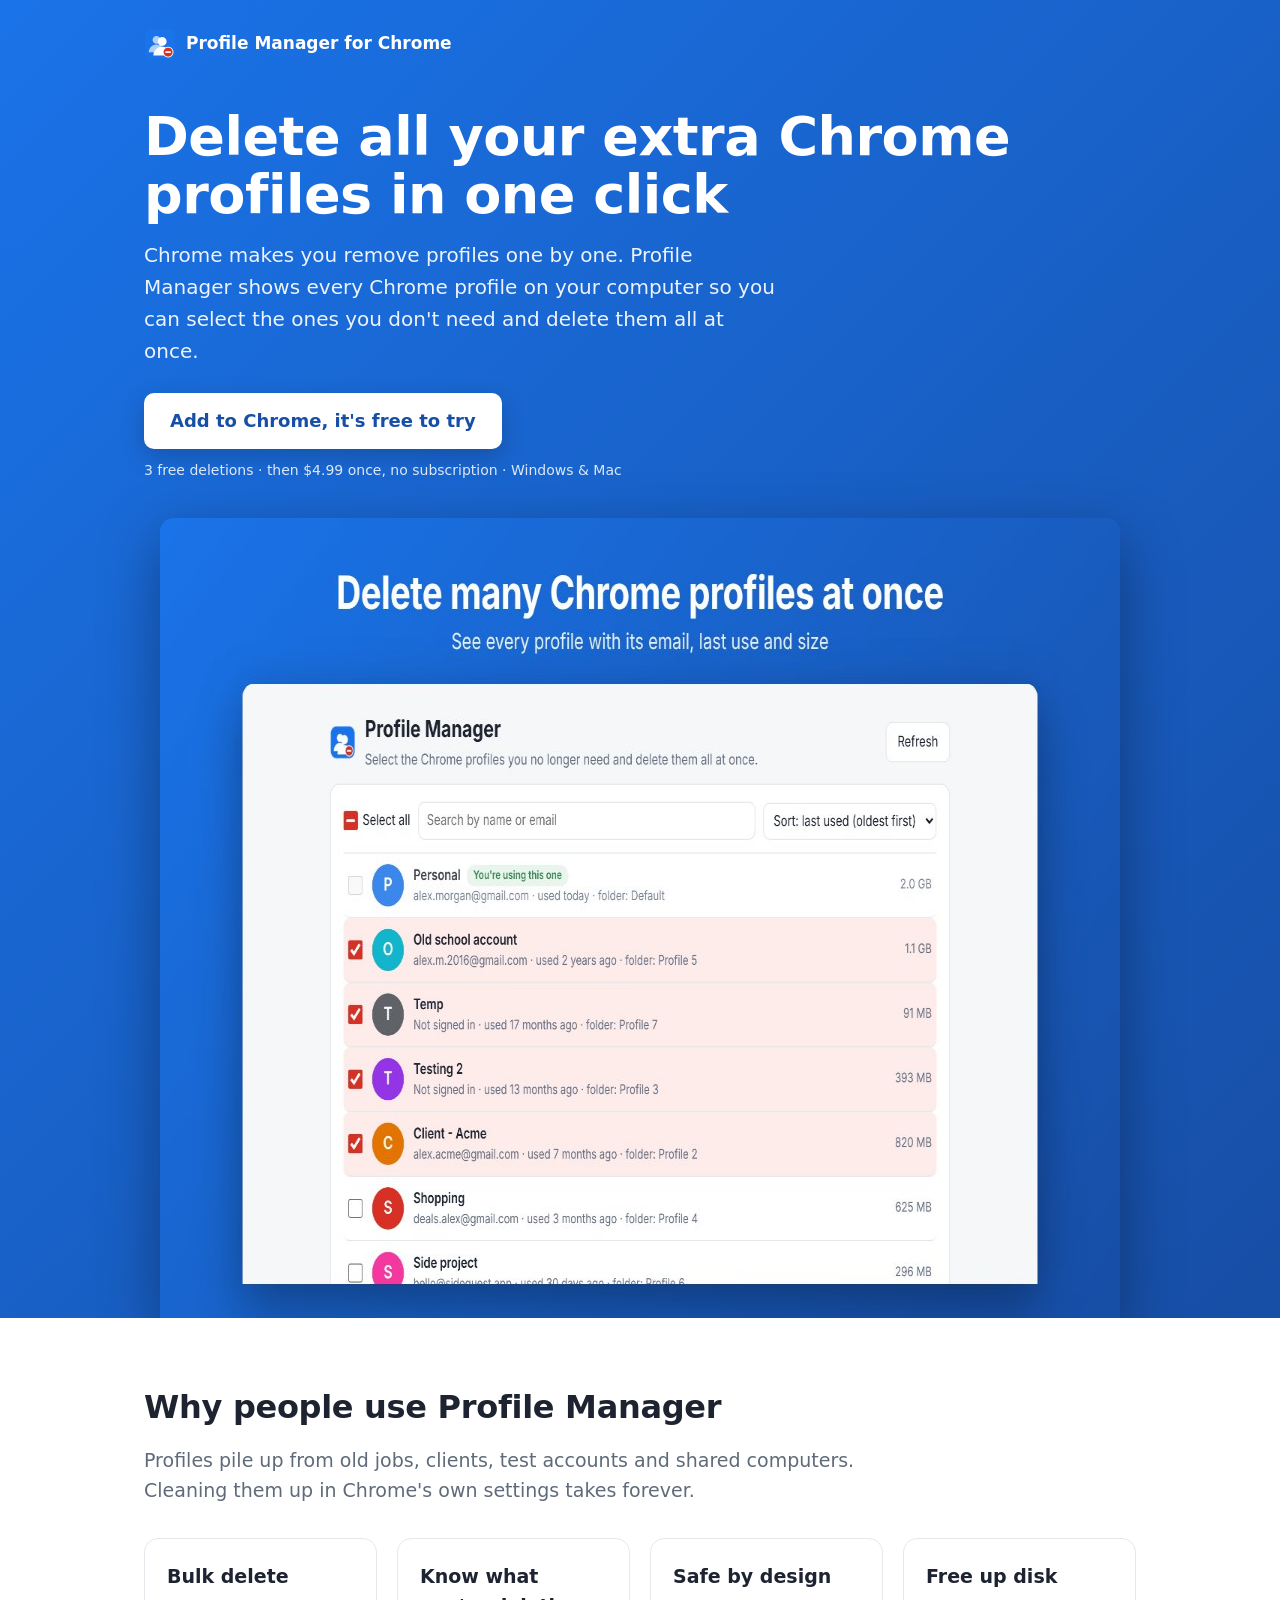
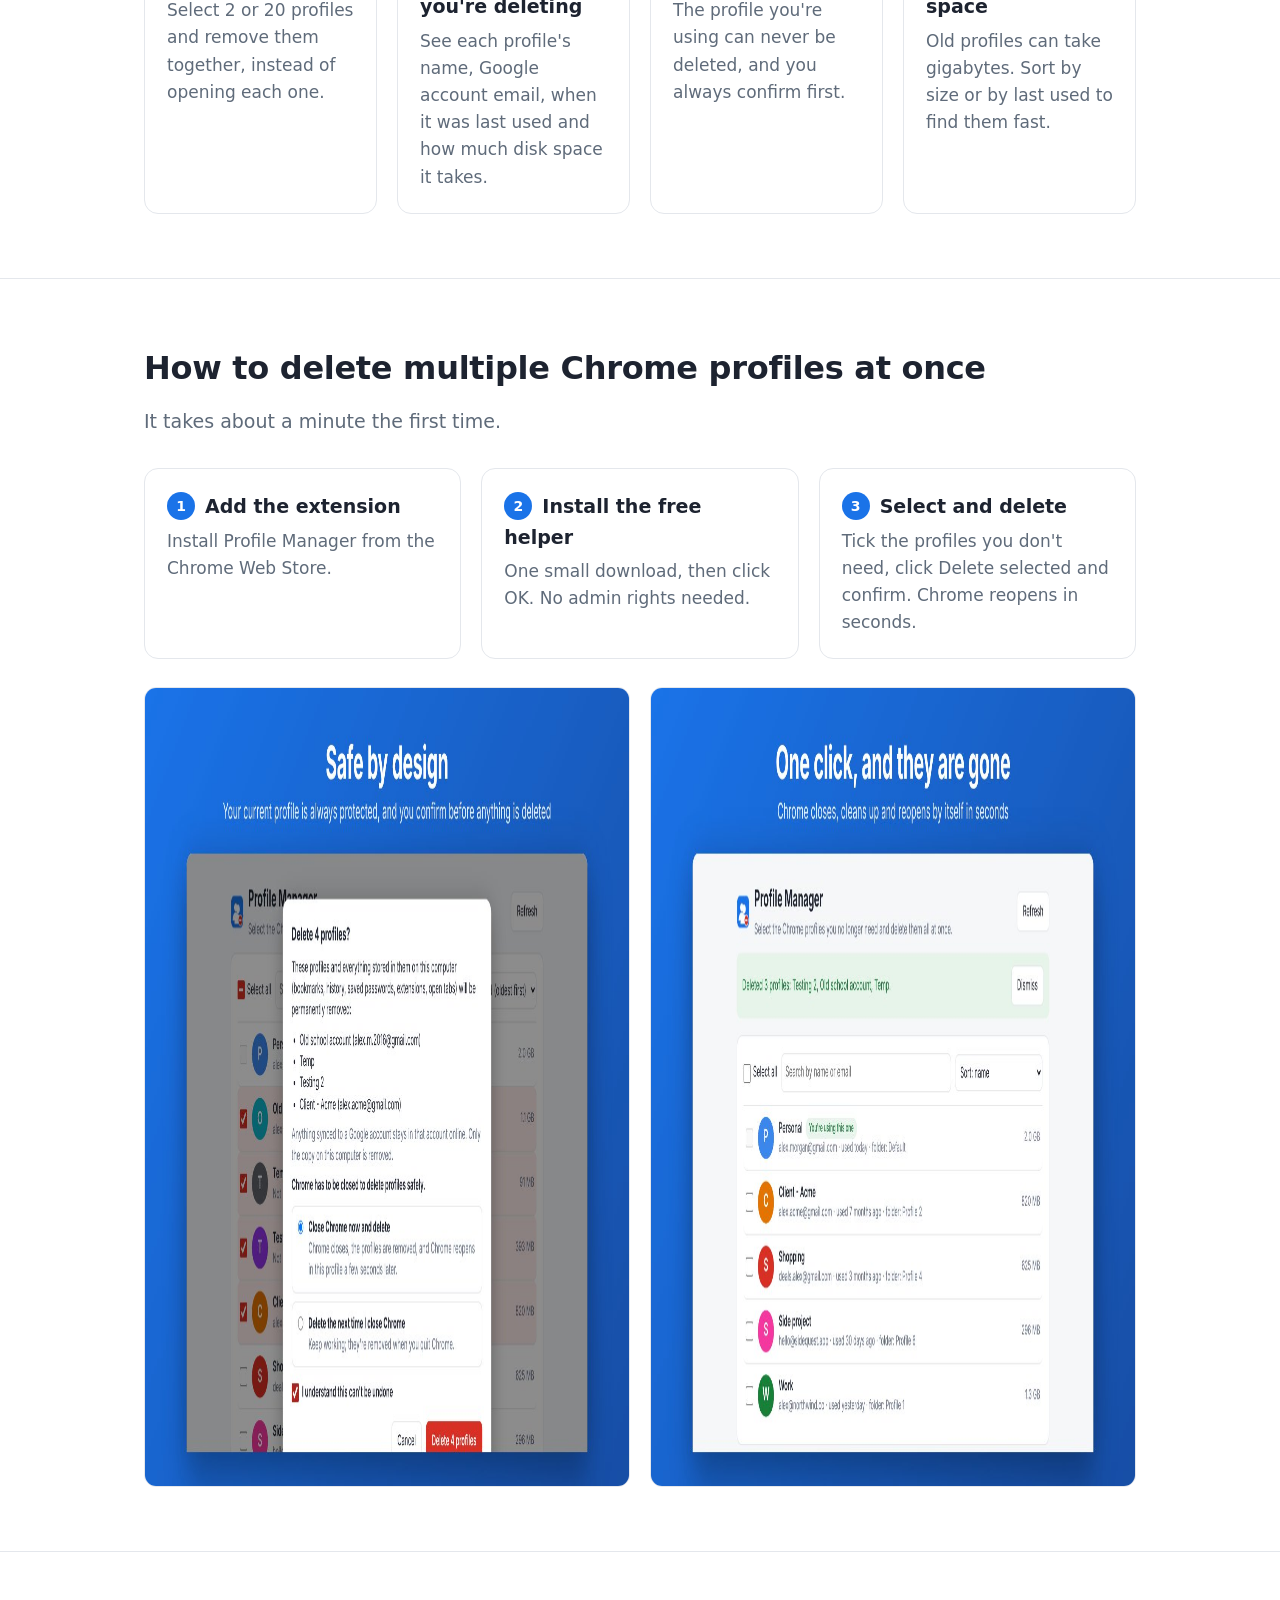
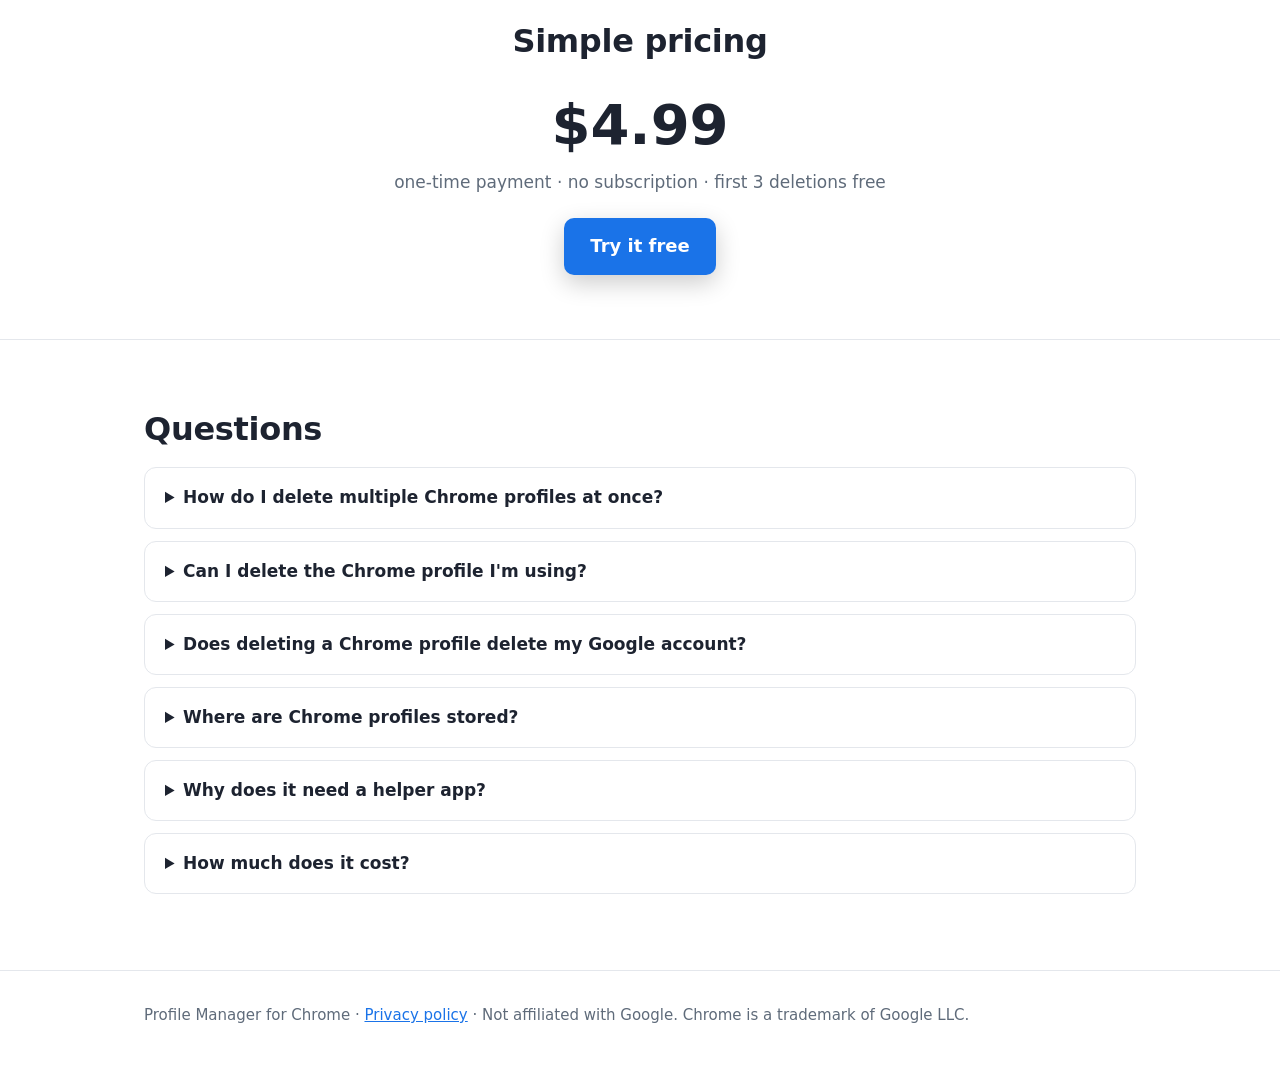
<file: docs/index.html>
<!DOCTYPE html>
<html lang="en">
<head>
  <meta charset="utf-8">
  <meta name="viewport" content="width=device-width, initial-scale=1">
  <title>Bulk Delete Chrome Profiles at Once | Profile Manager for Chrome</title>
  <meta name="description" content="Delete multiple Google Chrome profiles at once instead of one by one. Profile Manager lists every Chrome profile with its email, last use and size so you can clean up in one click. Windows and Mac.">
  <link rel="canonical" href="https://thisismasdouk.github.io/chrome-profile-manager/">
  <link rel="icon" href="img/icon.png">
  <meta property="og:type" content="website">
  <meta property="og:title" content="Bulk delete Chrome profiles in one click">
  <meta property="og:description" content="See every Chrome profile, select the ones you don't need, and delete them all at once.">
  <meta property="og:url" content="https://thisismasdouk.github.io/chrome-profile-manager/">
  <meta property="og:image" content="https://thisismasdouk.github.io/chrome-profile-manager/img/og.jpg">
  <meta name="twitter:card" content="summary_large_image">
  <script type="application/ld+json">
  {
    "@context": "https://schema.org",
    "@type": "SoftwareApplication",
    "name": "Profile Manager: Bulk Delete Chrome Profiles",
    "applicationCategory": "BrowserApplication",
    "operatingSystem": "Windows, macOS, Linux",
    "description": "A Chrome extension that lists all your Chrome profiles and deletes many of them at once.",
    "offers": { "@type": "Offer", "price": "4.99", "priceCurrency": "USD", "description": "3 free deletions, then a one-time $4.99 unlock" },
    "image": "https://thisismasdouk.github.io/chrome-profile-manager/img/icon.png"
  }
  </script>
  <script type="application/ld+json">
  {
    "@context": "https://schema.org",
    "@type": "FAQPage",
    "mainEntity": [
      { "@type": "Question", "name": "How do I delete multiple Chrome profiles at once?",
        "acceptedAnswer": { "@type": "Answer", "text": "Chrome only lets you remove profiles one at a time. With the Profile Manager extension, open its page, tick every profile you want to remove, click Delete selected and confirm. Chrome closes, the profiles are removed, and Chrome reopens." } },
      { "@type": "Question", "name": "Can I delete the Chrome profile I'm using?",
        "acceptedAnswer": { "@type": "Answer", "text": "No. Profile Manager always protects the profile you are currently using so you can't delete it by accident." } },
      { "@type": "Question", "name": "Does deleting a Chrome profile delete my Google account?",
        "acceptedAnswer": { "@type": "Answer", "text": "No. Only the copy stored on your computer is removed. Bookmarks, passwords and history that were synced to your Google account stay in that account." } },
      { "@type": "Question", "name": "Where are Chrome profiles stored?",
        "acceptedAnswer": { "@type": "Answer", "text": "On Windows in %LOCALAPPDATA%\\Google\\Chrome\\User Data, and on Mac in ~/Library/Application Support/Google/Chrome. Each profile is a folder such as Default, Profile 1 or Profile 2. Profile Manager shows which folder belongs to which profile." } },
      { "@type": "Question", "name": "Why does Profile Manager need a helper app?",
        "acceptedAnswer": { "@type": "Answer", "text": "Chrome extensions are not allowed to delete files on your computer. A small free helper app does the deleting when you ask it to. It runs only on your computer and never uploads anything." } },
      { "@type": "Question", "name": "How much does it cost?",
        "acceptedAnswer": { "@type": "Answer", "text": "You can delete up to 3 profiles for free. Unlimited bulk deleting is a one-time payment of $4.99, with no subscription." } }
    ]
  }
  </script>
  <style>
    :root { --accent:#1a73e8; --text:#1d2330; --muted:#5f6b7a; --line:#e4e7ec; }
    * { box-sizing: border-box; }
    body { margin:0; font:17px/1.6 system-ui,-apple-system,"Segoe UI",Roboto,sans-serif; color:var(--text); }
    a { color:var(--accent); }
    .wrap { max-width:1040px; margin:0 auto; padding:0 24px; }
    header.hero { background:linear-gradient(135deg,#1a73e8,#174ea6); color:#fff; padding:28px 0 0; overflow:hidden; }
    nav { display:flex; align-items:center; gap:10px; font-weight:700; }
    nav img { width:32px; height:32px; border-radius:8px; }
    .hero h1 { font-size:clamp(34px,5vw,54px); line-height:1.08; margin:48px 0 14px; letter-spacing:-.5px; }
    .hero p.sub { font-size:20px; opacity:.92; max-width:640px; margin:0 0 26px; }
    .cta { display:inline-block; background:#fff; color:#174ea6; font-weight:700; text-decoration:none; padding:14px 26px; border-radius:10px; font-size:18px; box-shadow:0 8px 24px rgba(0,0,0,.2); }
    .cta.dark { background:var(--accent); color:#fff; }
    .note { font-size:14px; opacity:.85; margin:10px 0 36px; }
    .hero .shot { display:block; width:100%; max-width:960px; margin:0 auto; border-radius:14px 14px 0 0; box-shadow:0 20px 60px rgba(0,0,0,.35); }
    section { padding:64px 0; border-bottom:1px solid var(--line); }
    h2 { font-size:32px; margin:0 0 12px; letter-spacing:-.3px; }
    .lead { color:var(--muted); font-size:19px; max-width:720px; margin:0 0 32px; }
    .grid { display:grid; grid-template-columns:repeat(auto-fit,minmax(230px,1fr)); gap:20px; }
    .card { border:1px solid var(--line); border-radius:14px; padding:22px; }
    .card h3 { margin:0 0 6px; font-size:19px; }
    .card p { margin:0; color:var(--muted); }
    .steps { counter-reset:s; }
    .steps .card h3::before { counter-increment:s; content:counter(s); display:inline-grid; place-items:center; width:28px; height:28px; border-radius:50%; background:var(--accent); color:#fff; font-size:14px; margin-right:10px; vertical-align:2px; }
    .gallery img { width:100%; border-radius:12px; border:1px solid var(--line); }
    .price { text-align:center; }
    .price .amount { font-size:56px; font-weight:800; margin:8px 0 0; }
    .price .per { color:var(--muted); margin:0 0 22px; }
    details { border:1px solid var(--line); border-radius:12px; padding:16px 20px; margin-bottom:12px; }
    summary { font-weight:700; cursor:pointer; }
    footer { padding:32px 0 48px; color:var(--muted); font-size:15px; }
  </style>
</head>
<body>
  <header class="hero">
    <div class="wrap">
      <nav><img src="img/icon.png" alt="" width="32" height="32"> Profile Manager for Chrome</nav>
      <h1>Delete all your extra Chrome profiles in one click</h1>
      <p class="sub">Chrome makes you remove profiles one by one. Profile Manager shows every Chrome profile on your computer so you can select the ones you don't need and delete them all at once.</p>
      <a class="cta store-link" href="#">Add to Chrome, it's free to try</a>
      <p class="note">3 free deletions · then $4.99 once, no subscription · Windows &amp; Mac</p>
      <img class="shot" src="img/screenshot-1-bulk-delete.jpg" alt="Profile Manager listing Chrome profiles with checkboxes, emails, last used dates and sizes, with four profiles selected for deletion" width="1280" height="800">
    </div>
  </header>

  <main>
    <section>
      <div class="wrap">
        <h2>Why people use Profile Manager</h2>
        <p class="lead">Profiles pile up from old jobs, clients, test accounts and shared computers. Cleaning them up in Chrome's own settings takes forever.</p>
        <div class="grid">
          <div class="card"><h3>Bulk delete</h3><p>Select 2 or 20 profiles and remove them together, instead of opening each one.</p></div>
          <div class="card"><h3>Know what you're deleting</h3><p>See each profile's name, Google account email, when it was last used and how much disk space it takes.</p></div>
          <div class="card"><h3>Safe by design</h3><p>The profile you're using can never be deleted, and you always confirm first.</p></div>
          <div class="card"><h3>Free up disk space</h3><p>Old profiles can take gigabytes. Sort by size or by last used to find them fast.</p></div>
        </div>
      </div>
    </section>

    <section>
      <div class="wrap">
        <h2>How to delete multiple Chrome profiles at once</h2>
        <p class="lead">It takes about a minute the first time.</p>
        <div class="grid steps">
          <div class="card"><h3>Add the extension</h3><p>Install Profile Manager from the Chrome Web Store.</p></div>
          <div class="card"><h3>Install the free helper</h3><p>One small download, then click OK. No admin rights needed.</p></div>
          <div class="card"><h3>Select and delete</h3><p>Tick the profiles you don't need, click Delete selected and confirm. Chrome reopens in seconds.</p></div>
        </div>
        <div class="grid gallery" style="margin-top:28px">
          <img src="img/screenshot-2-safe.jpg" alt="Confirmation dialog listing the Chrome profiles that will be deleted" loading="lazy" width="1280" height="800">
          <img src="img/screenshot-3-done.jpg" alt="Success message after deleting three Chrome profiles" loading="lazy" width="1280" height="800">
        </div>
      </div>
    </section>

    <section class="price">
      <div class="wrap">
        <h2>Simple pricing</h2>
        <p class="amount">$4.99</p>
        <p class="per">one-time payment · no subscription · first 3 deletions free</p>
        <a class="cta dark store-link" href="#">Try it free</a>
      </div>
    </section>

    <section>
      <div class="wrap">
        <h2>Questions</h2>
        <details><summary>How do I delete multiple Chrome profiles at once?</summary><p>Chrome only lets you remove profiles one at a time. With Profile Manager, open its page, tick every profile you want to remove, click <b>Delete selected</b> and confirm. Chrome closes, the profiles are removed, and Chrome reopens.</p></details>
        <details><summary>Can I delete the Chrome profile I'm using?</summary><p>No. Profile Manager always protects the profile you're currently using so you can't delete it by accident.</p></details>
        <details><summary>Does deleting a Chrome profile delete my Google account?</summary><p>No. Only the copy on your computer is removed. Anything synced to your Google account stays in that account.</p></details>
        <details><summary>Where are Chrome profiles stored?</summary><p>On Windows in <code>%LOCALAPPDATA%\Google\Chrome\User Data</code>, and on Mac in <code>~/Library/Application Support/Google/Chrome</code>. Each profile is a folder such as <i>Default</i>, <i>Profile 1</i> or <i>Profile 2</i>. Profile Manager shows which folder belongs to which profile.</p></details>
        <details><summary>Why does it need a helper app?</summary><p>Chrome extensions aren't allowed to delete files on your computer. A small free helper app does the deleting when you ask. It runs only on your computer and never uploads anything. <a href="privacy.html">Privacy policy</a>.</p></details>
        <details><summary>How much does it cost?</summary><p>Your first 3 profile deletions are free. After that, a one-time $4.99 unlocks unlimited bulk deleting forever. No subscription.</p></details>
      </div>
    </section>
  </main>

  <footer>
    <div class="wrap">Profile Manager for Chrome · <a href="privacy.html">Privacy policy</a> · Not affiliated with Google. Chrome is a trademark of Google LLC.</div>
  </footer>

  <script>
    // Set this to the Chrome Web Store page once the extension is published.
    const STORE_URL = "https://chromewebstore.google.com/detail/nanlppofdmogahjbobcoaojkhlceackf";
    document.querySelectorAll(".store-link").forEach((a) => {
      if (STORE_URL) a.href = STORE_URL; else a.addEventListener("click", (e) => { e.preventDefault(); alert("Coming soon to the Chrome Web Store!"); });
    });
  </script>
</body>
</html>
</file>
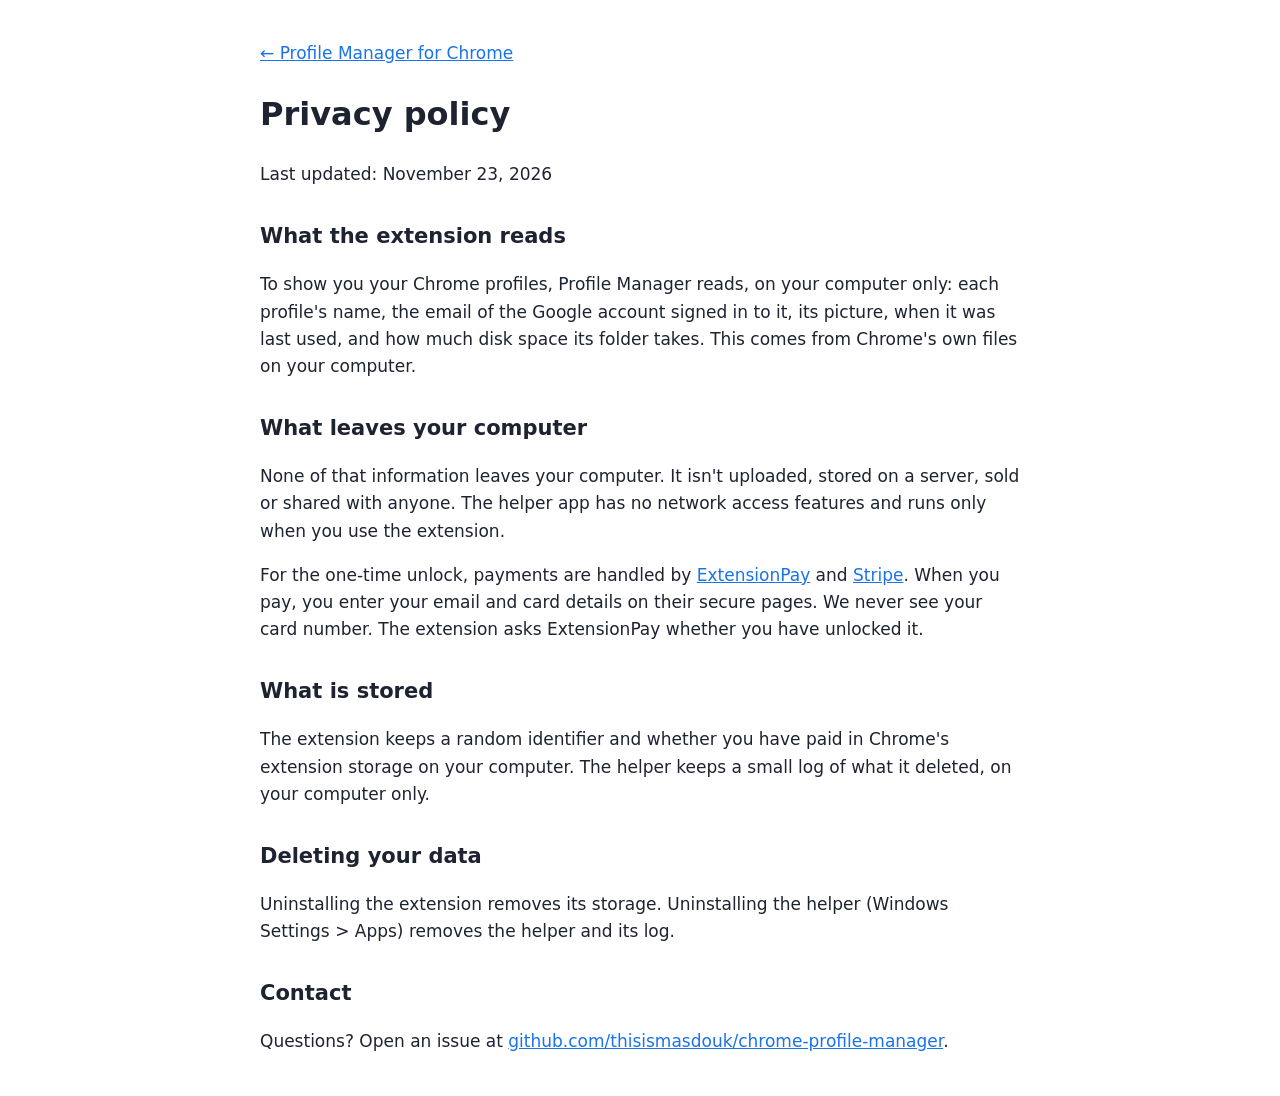
<file: docs/privacy.html>
<!DOCTYPE html>
<html lang="en"><head><meta charset="utf-8"><meta name="viewport" content="width=device-width, initial-scale=1">
<title>Privacy Policy | Profile Manager for Chrome</title>
<meta name="description" content="Privacy policy for the Profile Manager Chrome extension and its helper app.">
<link rel="icon" href="img/icon.png">
<style>body{font:17px/1.6 system-ui,-apple-system,"Segoe UI",Roboto,sans-serif;color:#1d2330;max-width:760px;margin:40px auto;padding:0 24px}h1{font-size:32px}h2{font-size:21px;margin-top:32px}a{color:#1a73e8}</style>
</head><body>
<p><a href="./">← Profile Manager for Chrome</a></p>
<h1>Privacy policy</h1>
<p>Last updated: November 23, 2026</p>
<h2>What the extension reads</h2>
<p>To show you your Chrome profiles, Profile Manager reads, on your computer only: each profile's name, the email of the Google account signed in to it, its picture, when it was last used, and how much disk space its folder takes. This comes from Chrome's own files on your computer.</p>
<h2>What leaves your computer</h2>
<p>None of that information leaves your computer. It isn't uploaded, stored on a server, sold or shared with anyone. The helper app has no network access features and runs only when you use the extension.</p>
<p>For the one-time unlock, payments are handled by <a href="https://extensionpay.com">ExtensionPay</a> and <a href="https://stripe.com">Stripe</a>. When you pay, you enter your email and card details on their secure pages. We never see your card number. The extension asks ExtensionPay whether you have unlocked it.</p>
<h2>What is stored</h2>
<p>The extension keeps a random identifier and whether you have paid in Chrome's extension storage on your computer. The helper keeps a small log of what it deleted, on your computer only.</p>
<h2>Deleting your data</h2>
<p>Uninstalling the extension removes its storage. Uninstalling the helper (Windows Settings &gt; Apps) removes the helper and its log.</p>
<h2>Contact</h2>
<p>Questions? Open an issue at <a href="https://github.com/thisismasdouk/chrome-profile-manager/issues">github.com/thisismasdouk/chrome-profile-manager</a>.</p>
</body></html>
</file>
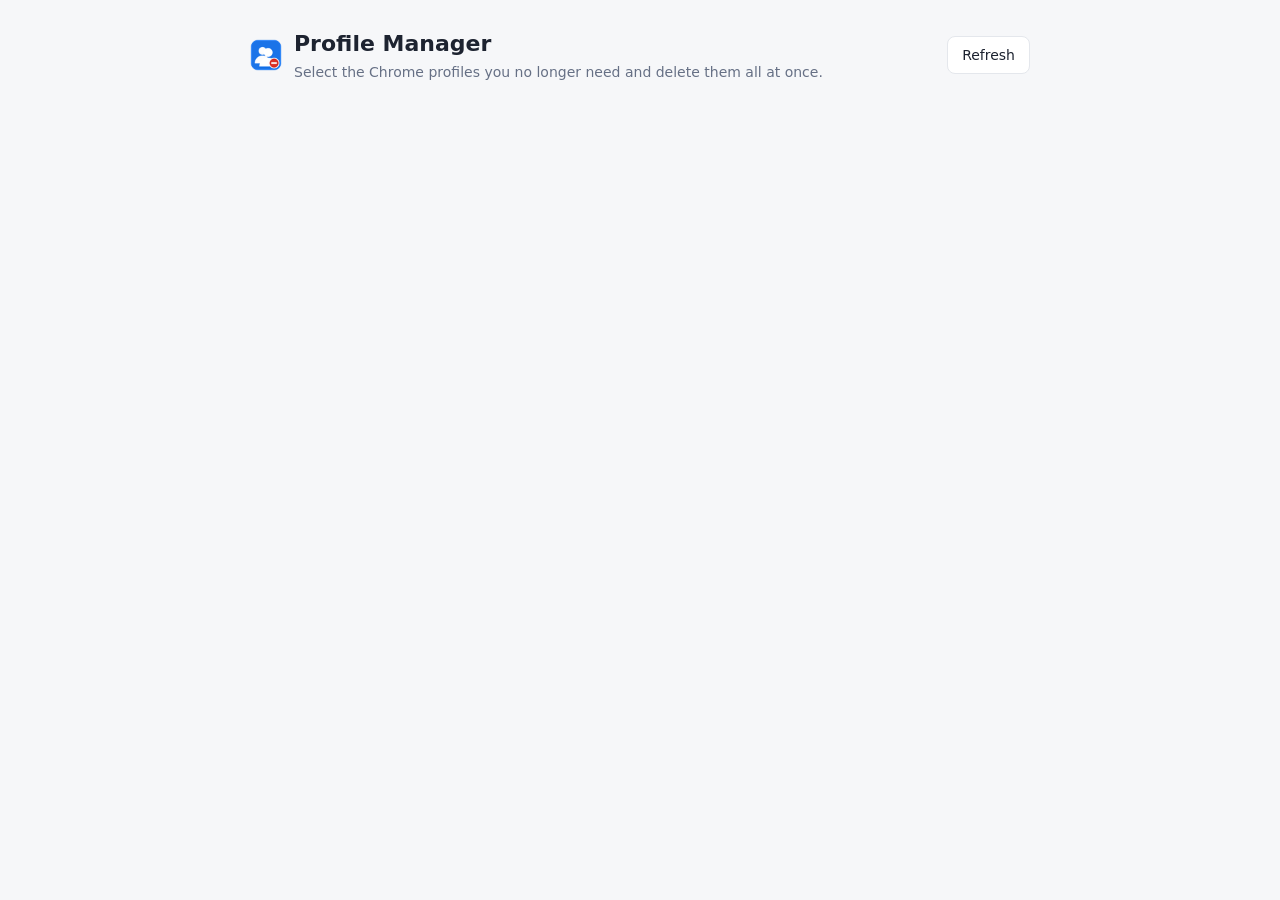
<file: extension/manager.html>
<!DOCTYPE html>
<html lang="en">
<head>
  <meta charset="utf-8">
  <title>Profile Manager</title>
  <link rel="stylesheet" href="manager.css">
</head>
<body>
  <header>
    <div class="title">
      <img src="icons/icon48.png" alt="" width="32" height="32">
      <div>
        <h1>Profile Manager</h1>
        <p class="sub">Select the Chrome profiles you no longer need and delete them all at once.</p>
      </div>
    </div>
    <div class="head-actions">
      <span id="plan" class="plan hidden"></span>
      <button id="refresh" class="ghost" title="Reload the list">Refresh</button>
    </div>
  </header>

  <main>
    <div id="banner" class="banner hidden"></div>

    <section id="setup" class="card setup hidden">
      <p class="eyebrow">Welcome to Profile Manager</p>
      <h2>Clean up all your Chrome profiles in one go</h2>
      <p class="lead">First, a one-time setup. Chrome doesn't let extensions delete files on their own, so Profile Manager uses a small helper app on your computer.</p>
      <div class="steps-grid">
        <div class="step"><span class="num">1</span><b>Download</b><span class="muted">the free helper</span></div>
        <div class="step"><span class="num">2</span><b>Open it</b><span class="muted" id="runStepShort">and click OK</span></div>
        <div class="step"><span class="num">3</span><b>Done</b><span class="muted">your profiles appear here</span></div>
      </div>
      <div class="cta-row">
        <a id="downloadHelper" class="button primary big" href="#" target="_blank" rel="noopener">Download the helper</a>
        <span class="checking"><span class="spinner" aria-hidden="true"></span>Waiting for the helper…</span>
      </div>
      <p id="runStep" class="muted"></p>
      <ul class="trust">
        <li>Free, about 4 MB, no admin rights needed</li>
        <li>Works only on this computer and never uploads your data</li>
        <li>Never deletes the profile you're using</li>
      </ul>
      <details class="muted"><summary>Technical details</summary><p id="setupError"></p></details>
    </section>

    <section id="listCard" class="card hidden">
      <div class="toolbar">
        <label class="check-all"><input type="checkbox" id="selectAll"> Select all</label>
        <input id="search" type="search" placeholder="Search by name or email">
        <select id="sort">
          <option value="name">Sort: name</option>
          <option value="lastUsed">Sort: last used (oldest first)</option>
          <option value="size">Sort: size (largest first)</option>
        </select>
      </div>
      <ul id="list"></ul>
      <p id="empty" class="muted hidden">No profiles match your search.</p>
    </section>
  </main>

  <footer id="bar" class="hidden">
    <span id="selCount">0 selected</span>
    <button id="deleteBtn" class="danger" disabled>
      <svg viewBox="0 0 24 24" width="18" height="18" aria-hidden="true"><path fill="currentColor" d="M9 3h6l1 2h4v2H4V5h4l1-2zm-3 6h12l-1 12H7L6 9zm4 2v8h2v-8h-2zm4 0v8h2v-8h-2z"/></svg>
      <span id="deleteLabel">Delete selected</span>
    </button>
  </footer>

  <div id="modal" class="modal hidden" role="dialog" aria-modal="true" aria-labelledby="modalTitle">
    <div class="dialog">
      <h2 id="modalTitle">Delete profiles?</h2>
      <p>These profiles and everything stored in them on this computer (bookmarks, history, saved passwords, extensions, open tabs) will be permanently removed:</p>
      <ul id="confirmList"></ul>
      <p class="muted">Anything synced to a Google account stays in that account online. Only the copy on this computer is removed.</p>
      <p class="note">Chrome has to be closed to delete profiles safely.</p>
      <label class="option"><input type="radio" name="when" value="now" checked>
        <span><b>Close Chrome now and delete</b><br><span class="muted">Chrome closes, the profiles are removed, and a few seconds later Chrome reopens with your windows and tabs restored.</span></span></label>
      <label class="option"><input type="radio" name="when" value="later">
        <span><b>Delete the next time I close Chrome</b><br><span class="muted">Keep working; they're removed when you quit Chrome.</span></span></label>
      <label class="confirm"><input type="checkbox" id="understand"> I understand this can't be undone</label>
      <div class="actions">
        <button id="cancelModal" class="ghost">Cancel</button>
        <button id="confirmDelete" class="danger" disabled>Delete</button>
      </div>
    </div>
  </div>

  <script src="config.js"></script>
  <script src="ExtPay.js"></script>
  <script src="manager.js"></script>
</body>
</html>
</file>
<file: extension/manager.css>
:root {
  --bg: #f6f7f9; --card: #fff; --text: #1d2330; --muted: #667085; --line: #e4e7ec;
  --accent: #1a73e8; --danger: #d93025; --danger-bg: #fdecea; --ok-bg: #e6f4ea; --ok: #137333;
  --warn-bg: #fef7e0; --warn: #8a5300;
}
@media (prefers-color-scheme: dark) {
  :root { --bg: #15171c; --card: #1f2229; --text: #e8eaed; --muted: #9aa0a6; --line: #30343c;
    --danger-bg: #3b1f1d; --ok-bg: #1d3325; --ok: #81c995; --warn-bg: #3a3120; --warn: #fdd663; }
}
* { box-sizing: border-box; }
body { margin: 0; font: 14px/1.45 system-ui, -apple-system, "Segoe UI", Roboto, sans-serif; background: var(--bg); color: var(--text); padding-bottom: 80px; }
header { display: flex; align-items: center; justify-content: space-between; max-width: 820px; margin: 0 auto; padding: 28px 20px 12px; }
.title { display: flex; gap: 12px; align-items: center; }
h1 { font-size: 22px; margin: 0; }
h2 { font-size: 17px; margin: 0 0 8px; }
.sub, .muted { color: var(--muted); margin: 2px 0 0; }
main { max-width: 820px; margin: 0 auto; padding: 0 20px; }
.card { background: var(--card); border: 1px solid var(--line); border-radius: 12px; padding: 16px; margin-bottom: 16px; }
.hidden { display: none !important; }
code { background: var(--bg); padding: 1px 5px; border-radius: 4px; }

button { font: inherit; border-radius: 8px; padding: 8px 14px; cursor: pointer; border: 1px solid var(--line); background: var(--card); color: var(--text); }
button.ghost:hover { background: var(--bg); }
button.danger { background: var(--danger); border-color: var(--danger); color: #fff; display: inline-flex; gap: 6px; align-items: center; font-weight: 600; }
button:disabled { opacity: .45; cursor: not-allowed; }
button:focus-visible, input:focus-visible, select:focus-visible { outline: 2px solid var(--accent); outline-offset: 2px; }

.toolbar { display: flex; gap: 10px; align-items: center; padding-bottom: 12px; border-bottom: 1px solid var(--line); flex-wrap: wrap; }
.toolbar input[type=search] { flex: 1; min-width: 180px; padding: 7px 10px; border: 1px solid var(--line); border-radius: 8px; background: var(--card); color: var(--text); font: inherit; }
.toolbar select { padding: 7px 8px; border: 1px solid var(--line); border-radius: 8px; background: var(--card); color: var(--text); font: inherit; }
.check-all { display: flex; gap: 6px; align-items: center; white-space: nowrap; cursor: pointer; }

#list { list-style: none; margin: 0; padding: 0; }
#list li { display: flex; align-items: center; gap: 12px; padding: 10px 6px; border-bottom: 1px solid var(--line); cursor: pointer; border-radius: 8px; }
#list li:last-child { border-bottom: 0; }
#list li:hover { background: var(--bg); }
#list li.selected { background: var(--danger-bg); }
#list li.locked { cursor: default; opacity: .85; }
#list li.locked:hover { background: transparent; }
#list li.pending { opacity: .55; }
input[type=checkbox] { width: 18px; height: 18px; accent-color: var(--danger); margin: 0; }
.avatar { width: 40px; height: 40px; border-radius: 50%; flex: none; display: grid; place-items: center; color: #fff; font-weight: 600; font-size: 17px; overflow: hidden; }
.avatar img { width: 100%; height: 100%; object-fit: cover; }
.info { flex: 1; min-width: 0; }
.name { font-weight: 600; display: flex; gap: 8px; align-items: center; flex-wrap: wrap; }
.meta { color: var(--muted); font-size: 12.5px; overflow: hidden; text-overflow: ellipsis; white-space: nowrap; }
.badge { font-size: 11px; font-weight: 600; padding: 2px 8px; border-radius: 99px; background: var(--ok-bg); color: var(--ok); }
.badge.pending { background: var(--warn-bg); color: var(--warn); }
.size { color: var(--muted); font-size: 12.5px; white-space: nowrap; min-width: 64px; text-align: right; }

footer { position: fixed; left: 0; right: 0; bottom: 0; background: var(--card); border-top: 1px solid var(--line); padding: 12px 20px; display: flex; justify-content: center; gap: 20px; align-items: center; }
#selCount { font-weight: 600; }

.banner { border-radius: 10px; padding: 12px 14px; margin-bottom: 16px; display: flex; gap: 12px; align-items: center; justify-content: space-between; }
.banner.ok { background: var(--ok-bg); color: var(--ok); }
.banner.warn { background: var(--warn-bg); color: var(--warn); }
.banner.err { background: var(--danger-bg); color: var(--danger); }
.banner button { flex: none; }

.modal { position: fixed; inset: 0; background: rgba(0,0,0,.45); display: grid; place-items: center; padding: 20px; }
.dialog { background: var(--card); border-radius: 14px; padding: 22px; max-width: 520px; width: 100%; max-height: 90vh; overflow: auto; box-shadow: 0 10px 40px rgba(0,0,0,.3); }
.dialog p { margin: 8px 0; }
#confirmList { margin: 8px 0; padding-left: 20px; max-height: 160px; overflow: auto; }
.note { font-weight: 600; }
.option { display: flex; gap: 10px; align-items: flex-start; padding: 10px; border: 1px solid var(--line); border-radius: 10px; margin: 8px 0; cursor: pointer; }
.option input { margin-top: 3px; }
.confirm { display: flex; gap: 8px; align-items: center; margin: 14px 0 4px; font-weight: 600; cursor: pointer; }
.actions { display: flex; justify-content: flex-end; gap: 10px; margin-top: 16px; }

.steps { padding-left: 22px; }
.steps li { margin: 10px 0; }
a.button { display: inline-block; text-decoration: none; border-radius: 8px; padding: 10px 18px; font-weight: 600; }
a.button.primary { background: var(--accent); color: #fff; }
a.button.primary:hover { filter: brightness(1.08); }
.spinner { display: inline-block; width: 12px; height: 12px; margin: 0 6px 0 4px; border: 2px solid var(--line); border-top-color: var(--accent); border-radius: 50%; animation: spin 1s linear infinite; vertical-align: -1px; }
@keyframes spin { to { transform: rotate(360deg); } }

.head-actions { display: flex; gap: 10px; align-items: center; }
.plan { font-size: 13px; display: flex; gap: 8px; align-items: center; color: var(--muted); }
.plan button { padding: 6px 12px; }
.plan button.primary, button.primary { background: var(--accent); border-color: var(--accent); color: #fff; font-weight: 600; }
.plan span, .plan button { white-space: nowrap; }
.review-link { color: inherit; font-weight: 600; margin-left: 6px; }

.setup { padding: 28px; }
.eyebrow { text-transform: uppercase; letter-spacing: .08em; font-size: 12px; font-weight: 700; color: var(--accent); margin: 0 0 6px; }
.setup h2 { font-size: 24px; margin-bottom: 6px; }
.lead { color: var(--muted); font-size: 15px; margin: 0 0 20px; max-width: 620px; }
.steps-grid { display: grid; grid-template-columns: repeat(3, 1fr); gap: 12px; margin-bottom: 22px; }
.step { border: 1px solid var(--line); border-radius: 12px; padding: 14px; display: flex; flex-direction: column; gap: 2px; }
.step .num { width: 26px; height: 26px; border-radius: 50%; background: var(--accent); color: #fff; display: grid; place-items: center; font-weight: 700; font-size: 13px; margin-bottom: 6px; }
.cta-row { display: flex; align-items: center; gap: 16px; flex-wrap: wrap; }
a.button.big { font-size: 16px; padding: 13px 24px; }
.checking { color: var(--muted); font-size: 13px; display: inline-flex; align-items: center; }
.trust { list-style: none; padding: 0; margin: 20px 0 8px; display: grid; gap: 6px; }
.trust li::before { content: "✓"; color: var(--ok); font-weight: 700; margin-right: 8px; }
details { margin-top: 10px; font-size: 12.5px; }
@media (max-width: 640px) { .steps-grid { grid-template-columns: 1fr; } }
</file>
